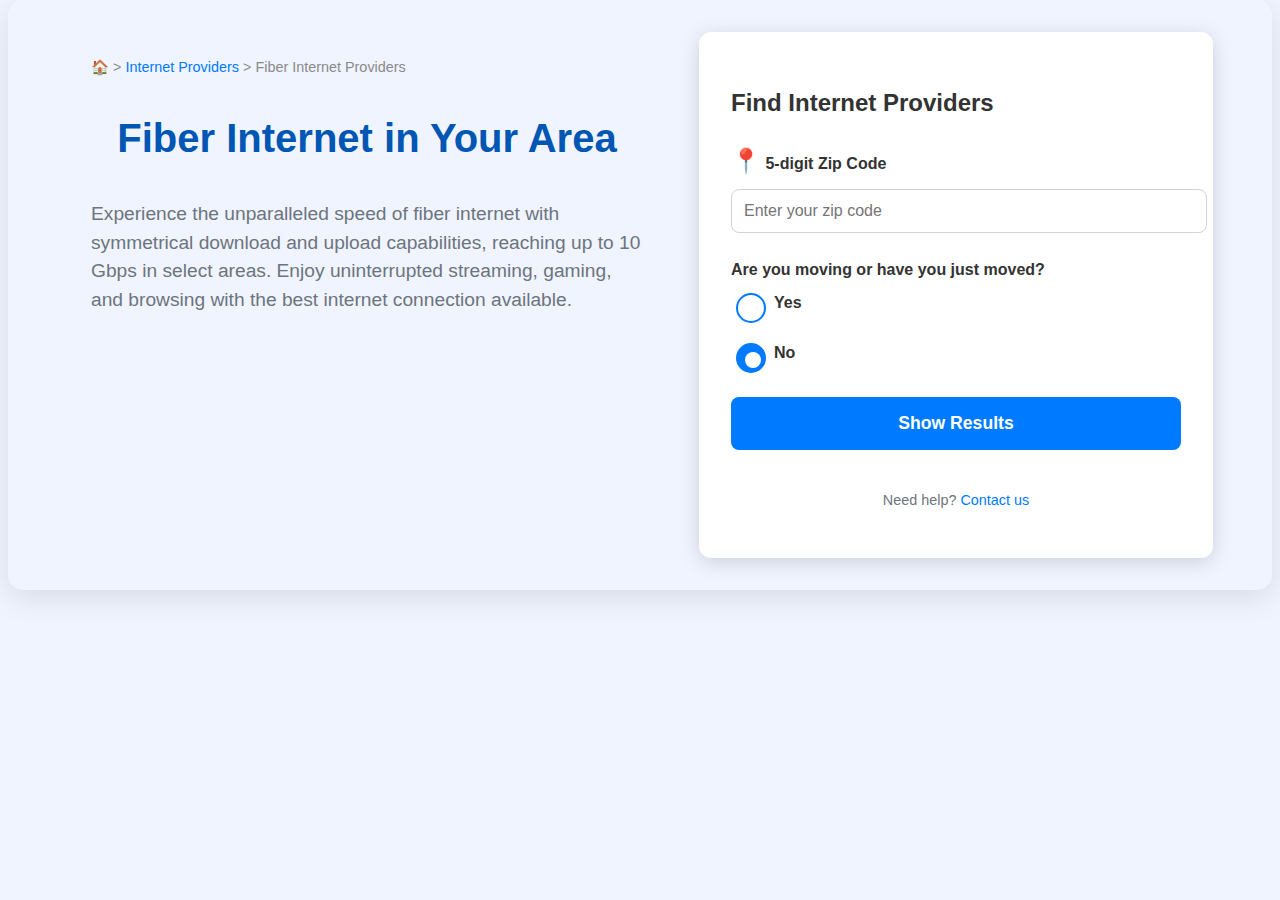
<file: Prime-Wireless-Hub/Public/Index/fiberinternet.html>
<!DOCTYPE html>
<html lang="en">
<head>
    <meta charset="UTF-8">
    <meta name="viewport" content="width=device-width, initial-scale=1.0">
    <title>Fiber Internet Finder</title>
    <link rel="stylesheet" href="../css/fiber/fiber.css">
</head>
<body>
    <div class="main-container">
        <div class="info-section">
            <div class="breadcrumbs" aria-label="breadcrumb navigation">
                <a href="../index.html">🏠</a> > <a href="#">Internet Providers</a> > Fiber Internet Providers
            </div>
            <h1 id="main-title">Fiber Internet in Your Area</h1>
            <p class="description">
                Experience the unparalleled speed of fiber internet with symmetrical download and upload capabilities, reaching up to 10 Gbps in select areas. Enjoy uninterrupted streaming, gaming, and browsing with the best internet connection available.
            </p>
        </div>
        <div class="form-wrapper" role="form" aria-labelledby="main-title">
            <h2>Find Internet Providers</h2>
            <form id="provider-form">
                <div class="input-group">
                    <label for="zip-input"><span style="font-size: 1.5rem;">📍</span> 5-digit Zip Code</label>
                    <input type="text" class="input-field" id="zip-input" placeholder="Enter your zip code" required aria-label="5-digit zip code">
                </div>
                <div class="input-group">
                    <label>Are you moving or have you just moved?</label>
                    <div class="radio-group">
                        <input type="radio" id="moving-yes" name="moving-status" value="yes" required aria-label="Moving yes">
                        <label for="moving-yes">Yes</label>
                    </div>
                    <div class="radio-group">
                        <input type="radio" id="moving-no" name="moving-status" value="no" checked aria-label="Moving no">
                        <label for="moving-no">No</label>
                    </div>
                </div>
                <button type="submit" class="submit-button">Show Results</button>
            </form>
            <div class="footer-note">
                <p>Need help? <a href="#">Contact us</a></p>
            </div>
        </div>
    </div>

    
</body>
</html>
</file>
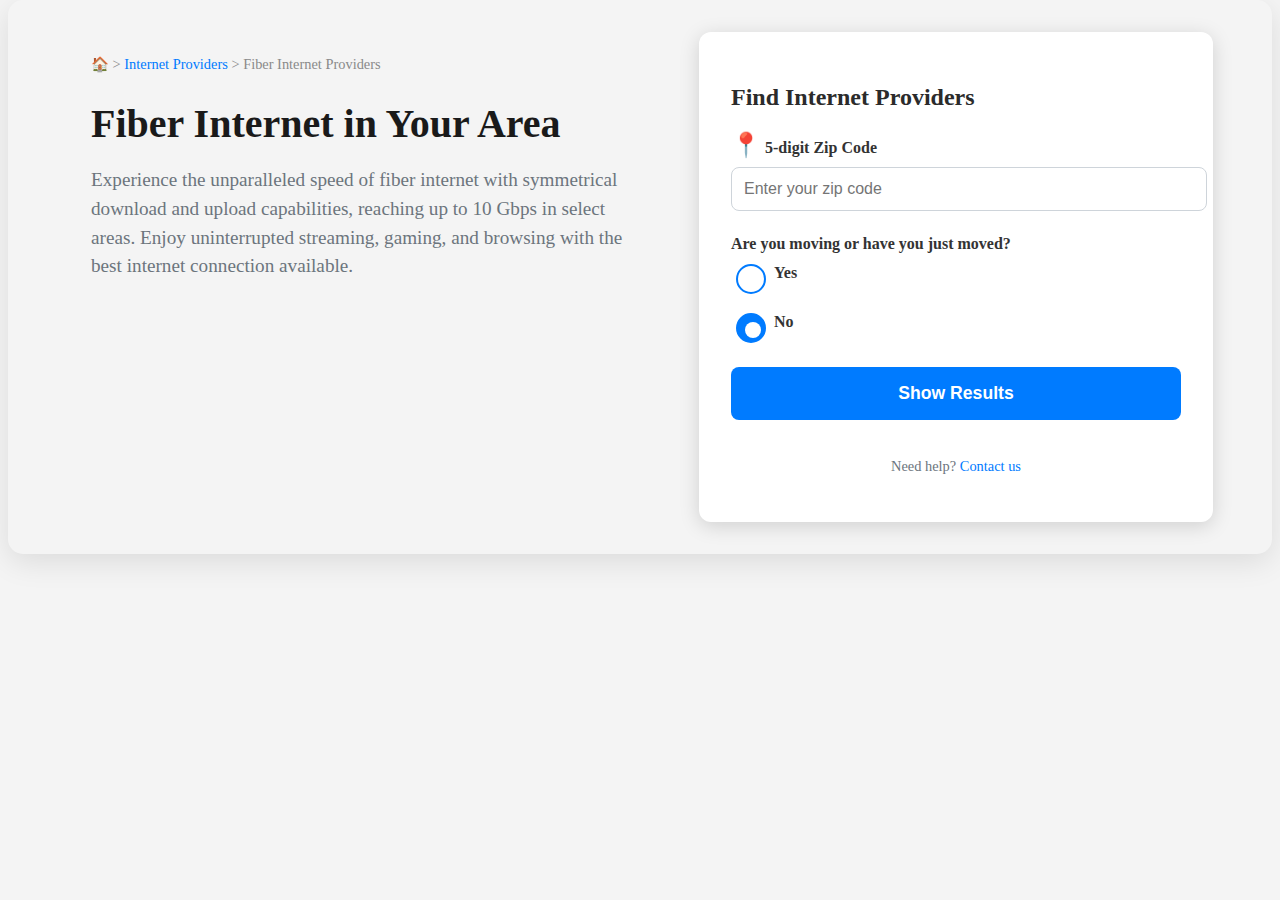
<file: Prime-Wireless-Hub/Public/src/fiberinternet.html>
<!DOCTYPE html>
<html lang="en">
<head>
    <meta charset="UTF-8">
    <meta name="viewport" content="width=device-width, initial-scale=1.0">
    <title>Fiber Internet Finder</title>
    <style>
        body {
            font-family: 'Georgia', serif;
            margin: 0;
            padding: 0;
            background-color: #f4f4f4;
            color: #2b2b2b;
        }

        .main-container {
            max-width: 1200px; /* Maximum width for larger devices */
            margin: 0 auto; /* Centered on larger screens */
            padding: 2rem; /* Padding for overall spacing */
            display: flex;
            flex-wrap: wrap;
            justify-content: center; /* Center items in the flex container */
            gap: 2rem;
            background-image: url('https://www.allconnect.com/wp-content/uploads/2023/02/hero-house-desktop-2.png');
            width: 100%;
            /* background: linear-gradient(to right, #ffffff, #e8f1f4); */
            border-radius: 15px;
            box-shadow: 0 8px 30px rgba(0, 0, 0, 0.1);
        }

        .info-section {
            flex: 1 1 100%; /* Full width on small devices */
            min-width: 280px; /* Prevent collapse */
            max-width: 600px; /* Max width for content */
            padding: 1.5rem; /* Padding for spacing */
            box-sizing: border-box; /* Include padding in width calculations */
        }

        .form-wrapper {
            background-color: #ffffff;
            padding: 2rem;
            border-radius: 12px;
            box-shadow: 0 4px 20px rgba(0, 0, 0, 0.15);
            flex: 1 1 100%; /* Full width on small devices */
            max-width: 450px; /* Max width for form */
            display: flex;
            flex-direction: column;
            transition: transform 0.3s, box-shadow 0.3s;
        }

        .form-wrapper:hover {
            transform: translateY(-5px);
            box-shadow: 0 10px 40px rgba(0, 0, 0, 0.2);
        }

        .breadcrumbs {
            font-size: 0.9rem;
            color: #8a8a8a;
            margin-bottom: 1rem;
        }

        .breadcrumbs a {
            color: #007bff;
            text-decoration: none;
            transition: color 0.3s;
        }

        .breadcrumbs a:hover {
            color: #0056b3;
        }

        h1 {
            font-size: 2.5rem; /* Larger font for titles */
            font-weight: 700;
            margin-bottom: 0.5rem;
            color: #1a1a1a;
        }

        .description {
            font-size: 1.2rem;
            color: #6c757d;
            margin-bottom: 1.5rem;
            line-height: 1.5;
        }

        .input-group {
            margin-bottom: 1.5rem;
        }

        .input-group label {
            display: block;
            margin-bottom: 0.5rem;
            font-weight: 600;
            font-size: 1rem;
            color: #333;
        }

        .input-field {
            width: 100%;
            padding: 0.75rem;
            border: 1px solid #ced4da;
            border-radius: 8px;
            font-size: 1rem;
            transition: border-color 0.3s, box-shadow 0.3s;
        }

        .input-field:focus {
            border-color: #0056b3;
            box-shadow: 0 0 8px rgba(0, 86, 179, 0.5);
            outline: none;
        }

        .radio-group {
            display: flex;
            align-items: center;
            margin-bottom: 1rem;
        }

        .radio-group input[type="radio"] {
            appearance: none;
            width: 30px;
            height: 30px;
            border: 2px solid #007bff;
            border-radius: 50%;
            position: relative;
            cursor: pointer;
            transition: border-color 0.3s;
            margin-right: 0.5rem; /* Spacing between radio and label */
        }

        .radio-group input[type="radio"]:checked {
            border-color: #007bff;
            background-color: #007bff;
        }

        .radio-group input[type="radio"]:checked::after {
            content: '';
            width: 16px;
            height: 16px;
            background: white;
            border-radius: 50%;
            position: absolute;
            top: 7px;
            left: 7px;
        }

        .radio-group input[type="radio"]:hover {
            border-color: #0056b3;
        }

        .submit-button {
            padding: 1rem;
            border: none;
            border-radius: 8px;
            text-align: center;
            font-weight: 700;
            font-size: 1.1rem;
            transition: background-color 0.3s, transform 0.2s;
            width: 100%;
            cursor: pointer;
            background-color: #007bff;
            color: white;
        }

        .submit-button:hover {
            background-color: #0069d9;
            transform: translateY(-3px);
        }

        .footer-note {
            margin-top: 1.5rem;
            font-size: 0.9rem;
            color: #6c757d;
            text-align: center;
        }

        .footer-note a {
            color: #007bff;
            text-decoration: none;
            transition: color 0.3s;
        }

        .footer-note a:hover {
            color: #0056b3;
        }

        @media (max-width: 768px) {
            .main-container {
                padding: 1rem; /* Reduced padding for smaller devices */
            }

            .info-section {
                padding: 1rem; /* Padding for info section */
                margin-bottom: 2rem; /* Space between sections */
            }

            h1 {
                font-size: 2rem; /* Responsive title size */
            }

            .description {
                font-size: 1rem; /* Responsive description size */
            }

            .submit-button {
                font-size: 1rem; /* Responsive button size */
            }
        }

        @media (max-width: 480px) {
            h1 {
                font-size: 1.5rem; /* Title size for extra small devices */
            }

            .description {
                font-size: 0.9rem; /* Smaller description size */
            }

            .input-group label {
                font-size: 0.9rem; /* Smaller label size */
            }
        }

        .form-wrapper {
            animation: fadeIn 0.5s ease-in-out; /* Fade-in effect */
        }

        @keyframes fadeIn {
            from { opacity: 0; }
            to { opacity: 1; }
        }
    </style>
</head>
<body>
    <div class="main-container">
        <div class="info-section">
            <div class="breadcrumbs" aria-label="breadcrumb navigation">
                <a href="#">🏠</a> > <a href="#">Internet Providers</a> > Fiber Internet Providers
            </div>
            <h1 id="main-title">Fiber Internet in Your Area</h1>
            <p class="description">
                Experience the unparalleled speed of fiber internet with symmetrical download and upload capabilities, reaching up to 10 Gbps in select areas. Enjoy uninterrupted streaming, gaming, and browsing with the best internet connection available.
            </p>
        </div>
        <div class="form-wrapper" role="form" aria-labelledby="main-title">
            <h2>Find Internet Providers</h2>
            <form id="provider-form">
                <div class="input-group">
                    <label for="zip-input"><span style="font-size: 1.5rem;">📍</span> 5-digit Zip Code</label>
                    <input type="text" class="input-field" id="zip-input" placeholder="Enter your zip code" required aria-label="5-digit zip code">
                </div>
                <div class="input-group">
                    <label>Are you moving or have you just moved?</label>
                    <div class="radio-group">
                        <input type="radio" id="moving-yes" name="moving-status" value="yes" required aria-label="Moving yes">
                        <label for="moving-yes">Yes</label>
                    </div>
                    <div class="radio-group">
                        <input type="radio" id="moving-no" name="moving-status" value="no" checked aria-label="Moving no">
                        <label for="moving-no">No</label>
                    </div>
                </div>
                <button type="submit" class="submit-button">Show Results</button>
            </form>
            <div class="footer-note">
                <p>Need help? <a href="#">Contact us</a></p>
            </div>
        </div>
    </div>
</body>
</html>
</file>
<file: Prime-Wireless-Hub/Public/css/fiber/fiber.css>
body {
    font-family: 'Georgia', serif;
    margin: 0;
    padding: 0;
    background-color: #f4f4f4;
    color: #2b2b2b;
}

.main-container {
    max-width: 1200px; /* Maximum width for larger devices */
    margin: 0 auto; /* Centered on larger screens */
    padding: 2rem; /* Padding for overall spacing */
    display: flex;
    flex-wrap: wrap;
    justify-content: center; /* Center items in the flex container */
    gap: 2rem;
    background-image: url('https://www.allconnect.com/wp-content/uploads/2023/02/hero-house-desktop-2.png');
    width: 100%;
    /* background: linear-gradient(to right, #ffffff, #e8f1f4); */
    border-radius: 15px;
    box-shadow: 0 8px 30px rgba(0, 0, 0, 0.1);
}

.info-section {
    flex: 1 1 100%; /* Full width on small devices */
    min-width: 280px; /* Prevent collapse */
    max-width: 600px; /* Max width for content */
    padding: 1.5rem; /* Padding for spacing */
    box-sizing: border-box; /* Include padding in width calculations */
}

.form-wrapper {
    background-color: #ffffff;
    padding: 2rem;
    border-radius: 12px;
    box-shadow: 0 4px 20px rgba(0, 0, 0, 0.15);
    flex: 1 1 100%; /* Full width on small devices */
    max-width: 450px; /* Max width for form */
    display: flex;
    flex-direction: column;
    transition: transform 0.3s, box-shadow 0.3s;
}

.form-wrapper:hover {
    transform: translateY(-5px);
    box-shadow: 0 10px 40px rgba(0, 0, 0, 0.2);
}

.breadcrumbs {
    font-size: 0.9rem;
    color: #8a8a8a;
    margin-bottom: 1rem;
}

.breadcrumbs a {
    color: #007bff;
    text-decoration: none;
    transition: color 0.3s;
}

.breadcrumbs a:hover {
    color: #0056b3;
}

h1 {
    font-size: 2.5rem; /* Larger font for titles */
    font-weight: 700;
    margin-bottom: 0.5rem;
    color: #1a1a1a;
}

.description {
    font-size: 1.2rem;
    color: #6c757d;
    margin-bottom: 1.5rem;
    line-height: 1.5;
}

.input-group {
    margin-bottom: 1.5rem;
}

.input-group label {
    display: block;
    margin-bottom: 0.5rem;
    font-weight: 600;
    font-size: 1rem;
    color: #333;
}

.input-field {
    width: 100%;
    padding: 0.75rem;
    border: 1px solid #ced4da;
    border-radius: 8px;
    font-size: 1rem;
    transition: border-color 0.3s, box-shadow 0.3s;
}

.input-field:focus {
    border-color: #0056b3;
    box-shadow: 0 0 8px rgba(0, 86, 179, 0.5);
    outline: none;
}

.radio-group {
    display: flex;
    align-items: center;
    margin-bottom: 1rem;
}

.radio-group input[type="radio"] {
    appearance: none;
    width: 30px;
    height: 30px;
    border: 2px solid #007bff;
    border-radius: 50%;
    position: relative;
    cursor: pointer;
    transition: border-color 0.3s;
    margin-right: 0.5rem; /* Spacing between radio and label */
}

.radio-group input[type="radio"]:checked {
    border-color: #007bff;
    background-color: #007bff;
}

.radio-group input[type="radio"]:checked::after {
    content: '';
    width: 16px;
    height: 16px;
    background: white;
    border-radius: 50%;
    position: absolute;
    top: 7px;
    left: 7px;
}

.radio-group input[type="radio"]:hover {
    border-color: #0056b3;
}

.submit-button {
    padding: 1rem;
    border: none;
    border-radius: 8px;
    text-align: center;
    font-weight: 700;
    font-size: 1.1rem;
    transition: background-color 0.3s, transform 0.2s;
    width: 100%;
    cursor: pointer;
    background-color: #007bff;
    color: white;
}

.submit-button:hover {
    background-color: #0069d9;
    transform: translateY(-3px);
}

.footer-note {
    margin-top: 1.5rem;
    font-size: 0.9rem;
    color: #6c757d;
    text-align: center;
}

.footer-note a {
    color: #007bff;
    text-decoration: none;
    transition: color 0.3s;
}

.footer-note a:hover {
    color: #0056b3;
}

@media (max-width: 768px) {
    .main-container {
        padding: 1rem; /* Reduced padding for smaller devices */
    }

    .info-section {
        padding: 1rem; /* Padding for info section */
        margin-bottom: 2rem; /* Space between sections */
    }

    h1 {
        font-size: 2rem; /* Responsive title size */
    }

    .description {
        font-size: 1rem; /* Responsive description size */
    }

    .submit-button {
        font-size: 1rem; /* Responsive button size */
    }
}

@media (max-width: 480px) {
    h1 {
        font-size: 1.5rem; /* Title size for extra small devices */
    }

    .description {
        font-size: 0.9rem; /* Smaller description size */
    }

    .input-group label {
        font-size: 0.9rem; /* Smaller label size */
    }
}

.form-wrapper {
    animation: fadeIn 0.5s ease-in-out; /* Fade-in effect */
}

@keyframes fadeIn {
    from { opacity: 0; }
    to { opacity: 1; }
}

body {
    font-family: 'Arial', sans-serif;
    margin: 0;
    padding: 0;
    background-color: #f0f4ff;
    color: #333;
    line-height: 1.6;
    display: flex;
}

.container {
    display: flex;
    padding: 20px;
    max-width: 1200px;
    margin: auto;
    flex-wrap: wrap;
    width: 100%;
}

h1 {
    text-align: center;
    color: #0056b3;
    margin-bottom: 30px;
    width: 100%;
    font-size: 2.5em;
}

.content {
    overflow-y: auto;
    padding-right: 10px;
    flex: 1;
    min-width: 300px;
}

.provider-card {
    display: flex;
    flex-direction: row;
    align-items: center;
    background: #ffffff;
    border-radius: 12px;
    box-shadow: 0 8px 30px rgba(0, 0, 0, 0.2);
    padding: 20px;
    margin-bottom: 20px;
    transition: transform 0.3s, box-shadow 0.3s;
    min-height: 250px;
    overflow: hidden;
    position: relative;
    border-left: 6px solid #007bff;
}

.provider-card:hover {
    transform: translateY(-5px);
    box-shadow: 0 16px 40px rgba(0, 0, 0, 0.3);
}

.provider-card h2 {
    margin-top: 0;
    color: #0056b3;
    font-size: 2em;
    margin-bottom: 10px;
    flex: 1;
}

.provider-card p {
    font-weight: bold;
    color: #333;
    font-size: 1.2em;
}

.provider-card ul {
    list-style: none;
    padding: 0;
    margin: 10px 0;
}

.provider-card li {
    margin-bottom: 8px;
    font-size: 1.1em;
    color: #555;
}

.provider-card a {
    display: inline-block;
    margin-top: 15px;
    padding: 10px 20px;
    background: #007bff;
    color: #ffffff;
    text-decoration: none;
    border-radius: 6px;
    transition: background 0.3s, transform 0.3s;
    font-weight: bold;
    font-size: 1.1em;
}

.provider-card a:hover {
    background: #0056b3;
    transform: scale(1.05);
}

.provider-card img {
    width: 100px;
    height: auto;
    margin-left: 80px; 
    border-radius: 8px;
}

.table-of-contents {
    position: sticky;
    top: 20px;
    width: 30%;
    padding: 20px;
    background: #ffffff;
    border-radius: 12px;
    box-shadow: 0 4px 20px rgba(0, 0, 0, 0.1);
    margin-right: 20px;
    height: calc(100vh - 80px);
    overflow-y: auto;
}

.table-of-contents h2 {
    color: #0056b3;
    margin-bottom: 15px;
    font-size: 1.5em;
}

.table-of-contents ul {
    list-style: none;
    padding: 0;
}

.table-of-contents li {
    margin-bottom: 8px;
    transition: color 0.3s;
    font-size: 0.9em;
    color: #666;
    cursor: pointer;
}

.table-of-contents li:hover {
    color: #007bff;
}

.dropdown {
    display: none;
    flex-direction: column;
    padding-left: 20px;
    margin: 10px 0;
}

.toggle-dropdown {
    cursor: pointer;
    display: flex;
    align-items: center;
    justify-content: space-between;
    padding: 8px;
    background-color: #f0f4ff;
    border: 1px solid #007bff;
    border-radius: 6px;
    margin-bottom: 5px;
}

@media (max-width: 768px) {
    .provider-card {
        flex-direction: column;
        width: 100%;
        margin: 10px 0;
    }

    .provider-card img {
        margin-left: 0;
        margin-top: 10px;
        width: 80%;
    }

    .table-of-contents {
        width: 100%;
        margin: 20px 0;
        height: auto;
    }

    .table-of-contents ul {
        display: none;
    }

    .table-of-contents .dropdown {
        display: flex;
    }

    h1 {
        font-size: 2em;
    }

    .table-of-contents h2 {
        font-size: 1.3em;
    }

    .table-of-contents li {
        font-size: 0.85em;
    }
}

@media (max-width: 480px) {
    h1 {
        font-size: 1.8em;
    }

    .provider-card h2 {
        font-size: 1.5em;
    }

    .provider-card p {
        font-size: 1em;
    }

    .provider-card a {
        font-size: 1em;
    }

    .table-of-contents li {
        font-size: 0.75em;
    }
}
.provider-container {
max-width: 600px; /* Limiting width for better readability */
background-color: #ffffff; /* White background for contrast */
padding: 40px;
border-radius: 15px; /* More rounded corners */
box-shadow: 0 6px 20px rgba(0, 0, 0, 0.1); /* Enhanced shadow for depth */
margin: auto; /* Center the container */
}

.provider-title {
font-size: 28px; /* Larger font size for the heading */
font-weight: bold; /* Bold font weight for emphasis */
margin-bottom: 20px;
color: #0056b3; /* Deep blue header color */
}

.provider-description {
font-size: 16px; /* Adjusted font size */
line-height: 1.75; /* Improved readability */
margin-bottom: 25px; /* Increased spacing */
}

.toggle-button {
display: inline-block;
padding: 12px 24px; /* Larger padding for the button */
background-color: #007bff; /* Button color */
color: white;
font-weight: bold; /* Bold font weight */
text-decoration: none;
border-radius: 8px; /* More rounded button */
box-shadow: 0 4px 10px rgba(0, 0, 0, 0.15); /* Subtle shadow for button */
transition: background-color 0.3s, transform 0.3s, box-shadow 0.3s; /* Smooth transition */
cursor: pointer; /* Cursor change on hover */
}

.toggle-button:hover {
background-color: #0056b3; /* Darker blue on hover */
transform: translateY(-2px); /* Slight lift effect */
box-shadow: 0 6px 15px rgba(0, 0, 0, 0.2); /* Enhanced shadow on hover */
}

.hidden-info {
display: none; /* Hidden by default */
margin-top: 20px; /* Spacing above hidden content */
padding: 20px;
background-color: #e7f3ff; /* Light blue background for hidden content */
border-radius: 5px; /* Rounded corners for hidden content */
border-left: 5px solid #007bff; /* Left border for emphasis */
font-size: 16px; /* Consistent font size */
line-height: 1.6; /* Improved readability */
}
#con:hover{
cursor: pointer;
text-decoration: underline;
color: #1479e4;
}
</file>
